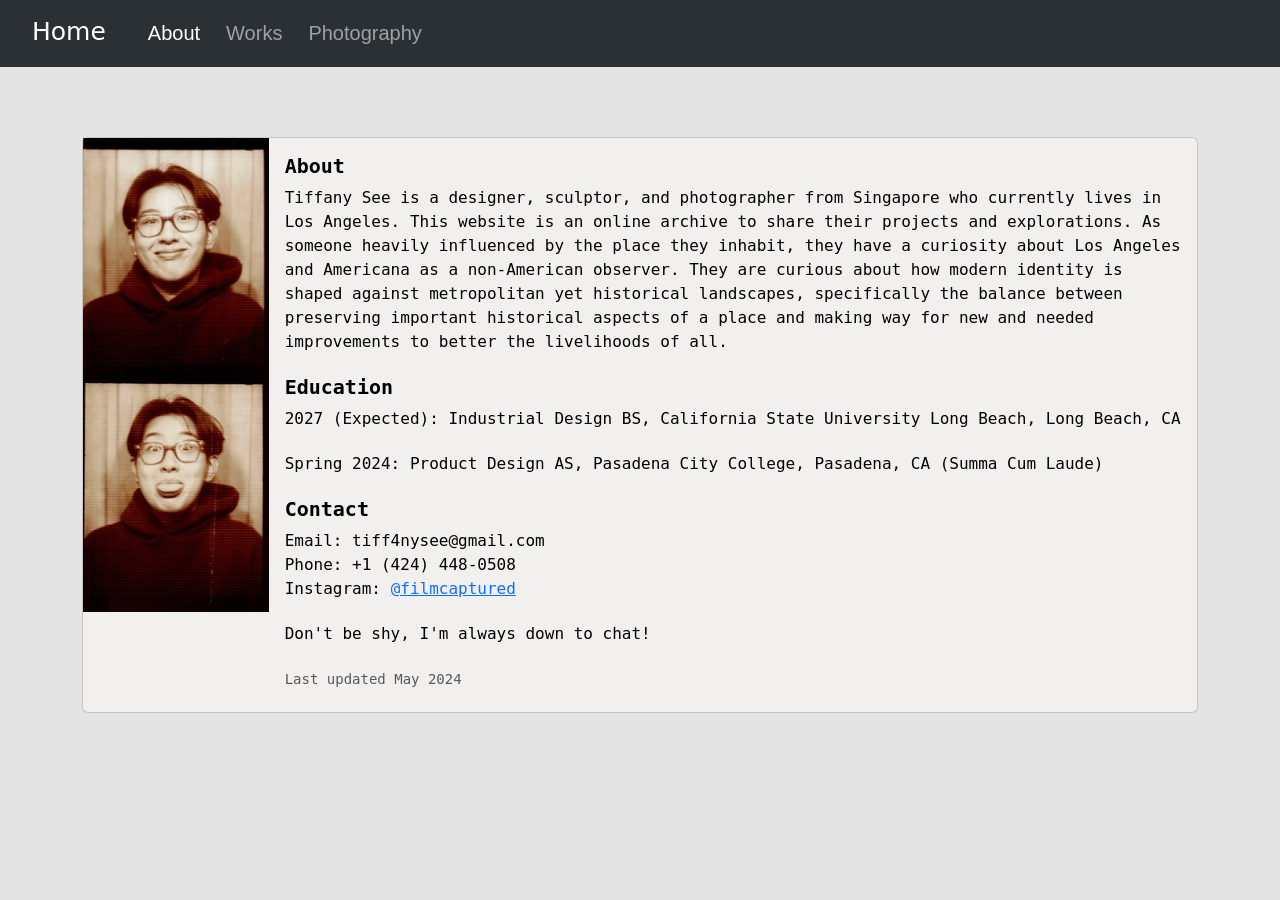
<file: Pages/about1.html>
<!DOCTYPE html>
<html lang="en">

<head>
    <meta charset="UTF-8">
    <meta name="viewport" content="width=device-width, initial-scale=1.0">
    <title> About </title>
    <link href="https://cdn.jsdelivr.net/npm/bootstrap@5.3.3/dist/css/bootstrap.min.css" rel="stylesheet"
        integrity="sha384-QWTKZyjpPEjISv5WaRU9OFeRpok6YctnYmDr5pNlyT2bRjXh0JMhjY6hW+ALEwIH" crossorigin="anonymous">
    <link href="../Styles/style1.css" rel="stylesheet">
    <style>
        .container {
            height: auto;
            width: 90%;
            margin: 5px auto;
            position: relative;
            top: 65px;
            left: 0px;
        }

        .card-text {
            font-family: monospace;
            color: black;
            padding-bottom: 5px;
            margin-left: 10px auto;
        }

        .card-title {
            font-family: monospace;
            font-weight: bold;
            color: black;
            margin-left: 10px auto;
        }

        .popup {
            width: 16.6%;
            height: auto;
            position: absolute;
            top: 5px;
            left: 0px;
            z-index: 2;
            opacity: 0;
        }

        .popup:hover {
            opacity: 1;
            color: aqua;
        }
    </style>
</head>

<body>
    <nav class="navbar navbar-expand-md bg-body-tertiary" data-bs-theme="dark">
        <div class="container-fluid">
            <a class="navbar-brand" href="../index.html">Home</a>
            <button class="navbar-toggler" type="button" data-bs-toggle="collapse" data-bs-target="#navbarNavAltMarkup"
                aria-controls="navbarNavAltMarkup" aria-expanded="false" aria-label="Toggle navigation">
                <span class="navbar-toggler-icon"></span>
            </button>
            <div class="collapse navbar-collapse" id="navbarNavAltMarkup">
                <div class="navbar-nav">
                    <a class="nav-link active" aria-current="page" href="#">About</a>
                    <a class="nav-link" href="works.html">Works</a>
                    <a class="nav-link" href="photography1.html">Photography</a>
                </div>
            </div>
        </div>
    </nav>

    <div class="container">
        <div class="card col-md-12 col-sm-12" style="background-color: rgb(241, 240, 239);">
            <div class="row g-0">
                <div class="col-md-2 col-sm-12">
                    <img src="../Images/About_Photos/About_Before_Edited.jpg" class="img-fluid" alt="Image">
                </div>
                <div class="popup">
                    <img src="../Images/About_Photos/About_After_Edited.jpg" class="img-fluid" alt="Image">
                </div>
                <div class="col-md-10 col-sm-12">
                    <div class="card-body">
                        <h5 class="card-title">About</h5>
                        <p class="card-text">
                            Tiffany See is a designer, sculptor, and photographer from Singapore who currently lives in
                            Los Angeles. This website is an online archive to share their projects and explorations. As
                            someone heavily influenced by the place they inhabit, they have a curiosity about Los
                            Angeles and Americana as a non-American observer. They are curious about how modern identity
                            is shaped against metropolitan yet historical landscapes, specifically the balance between
                            preserving important historical aspects of a place and making way for new and needed
                            improvements to better the livelihoods of all.
                        <h5 class="card-title">Education</h5>
                        <p class="card-text">
                            2027 (Expected): Industrial Design BS, California State University Long Beach, Long Beach, CA </p>
                        <p class="card-text">
                            Spring 2024: Product Design AS, Pasadena City College, Pasadena, CA (Summa Cum Laude)
                        </p>
                        <h5 class="card-title">Contact</h5>
                        <p class="card-text" style="width: 18em;">
                            Email: tiff4nysee@gmail.com
                            Phone: +1 (424) 448-0508
                            Instagram: <a class="link" href="https://www.instagram.com/filmcaptured/"> @filmcaptured </a>
                        </p>
                        <p class="card-text">
                            Don't be shy, I'm always down to chat!
                        </p>
                        <p class="card-text">
                            <small class="text-body-secondary">Last updated May 2024</small>
                        </p>
                    </div>
                </div>
            </div>
        </div>
    </div>

    <script src="https://cdn.jsdelivr.net/npm/bootstrap@5.3.3/dist/js/bootstrap.bundle.min.js"
        integrity="sha384-YvpcrYf0tY3lHB60NNkmXc5s9fDVZLESaAA55NDzOxhy9GkcIdslK1eN7N6jIeHz"
        crossorigin="anonymous"></script>
</body>

</html>
</file>
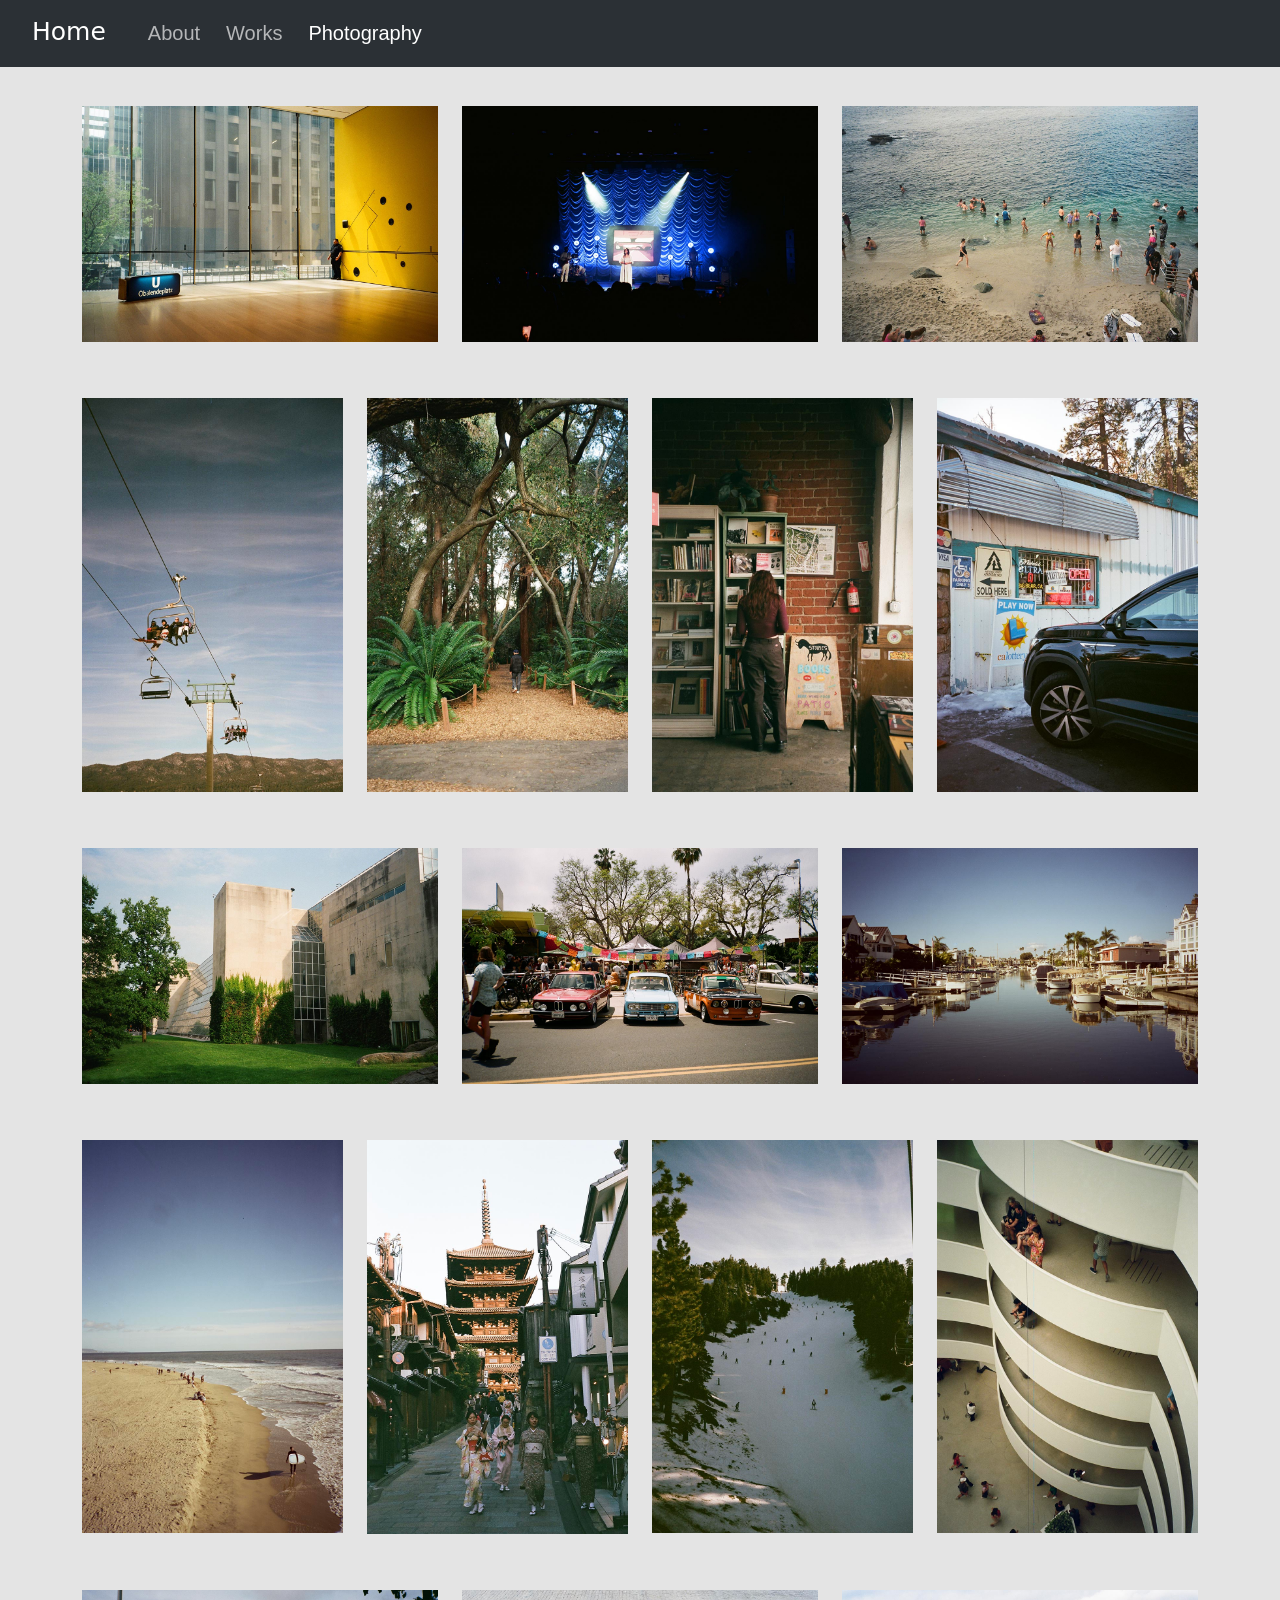
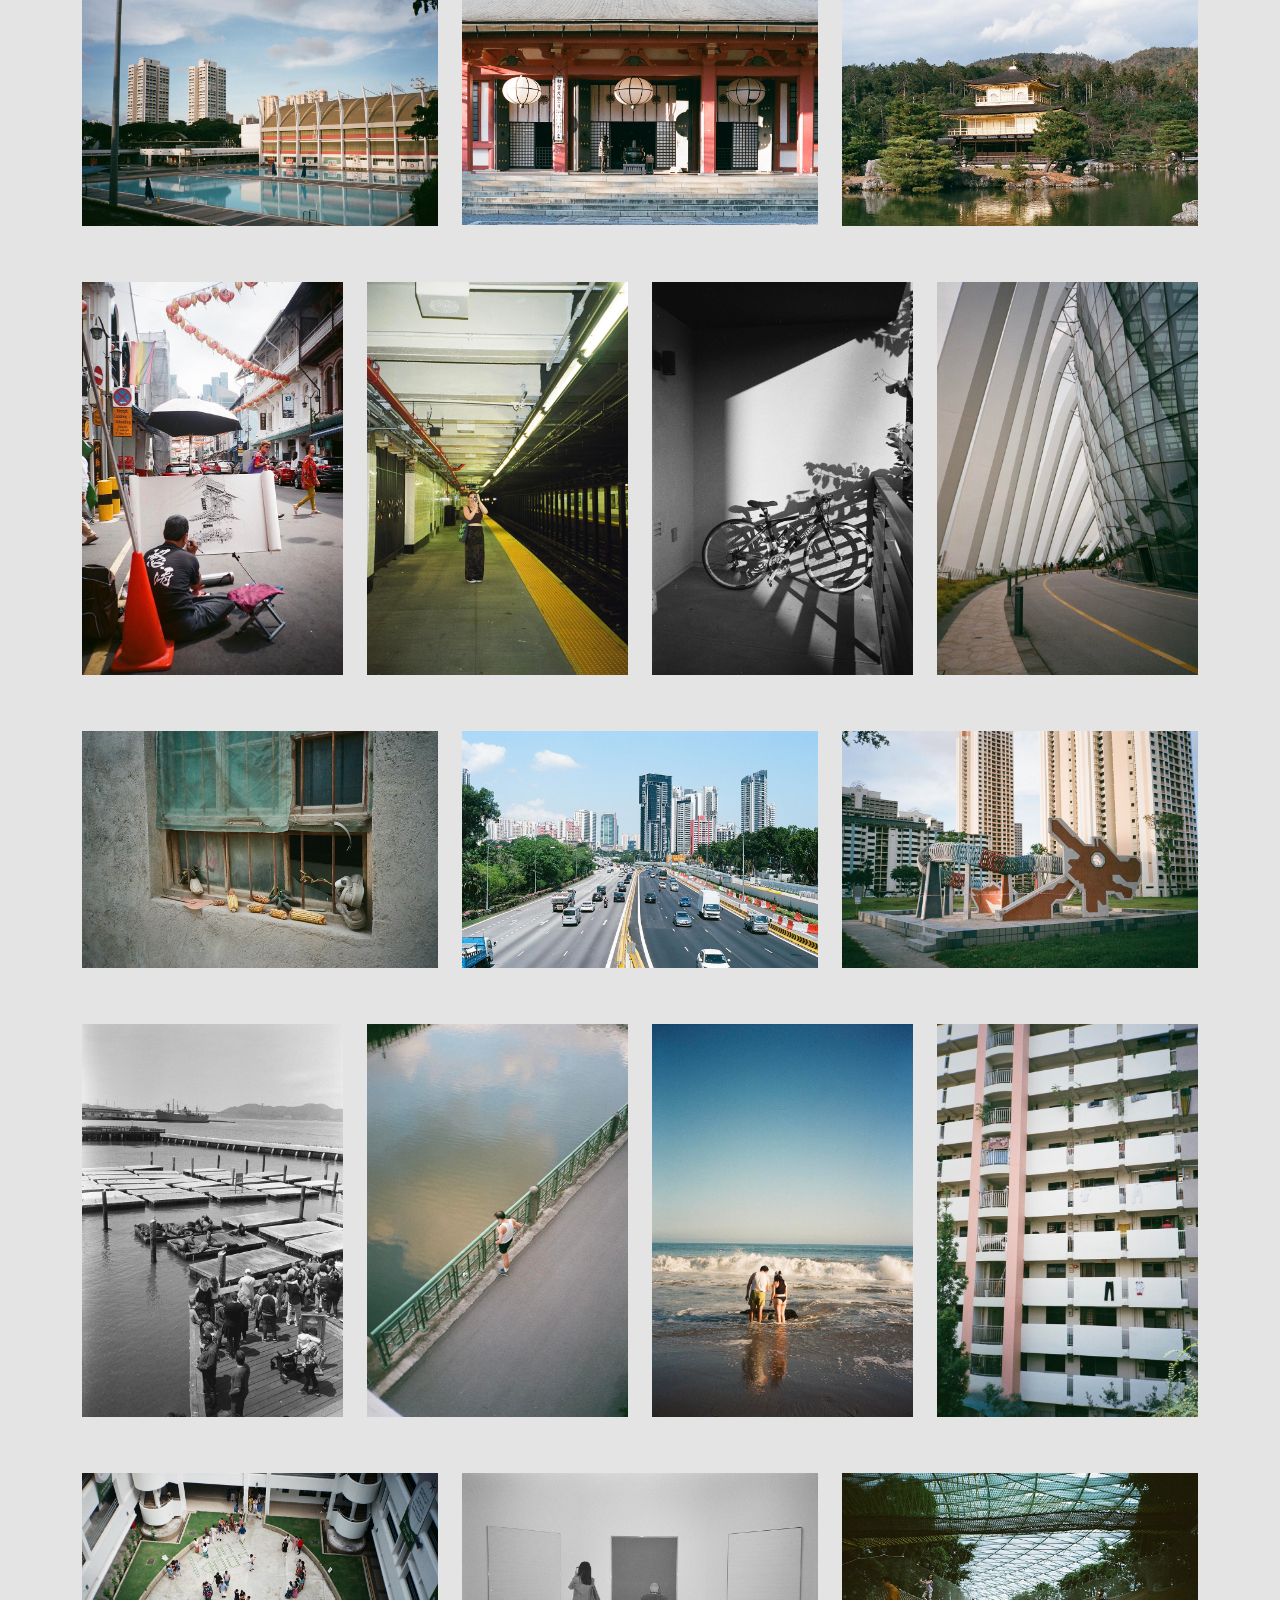
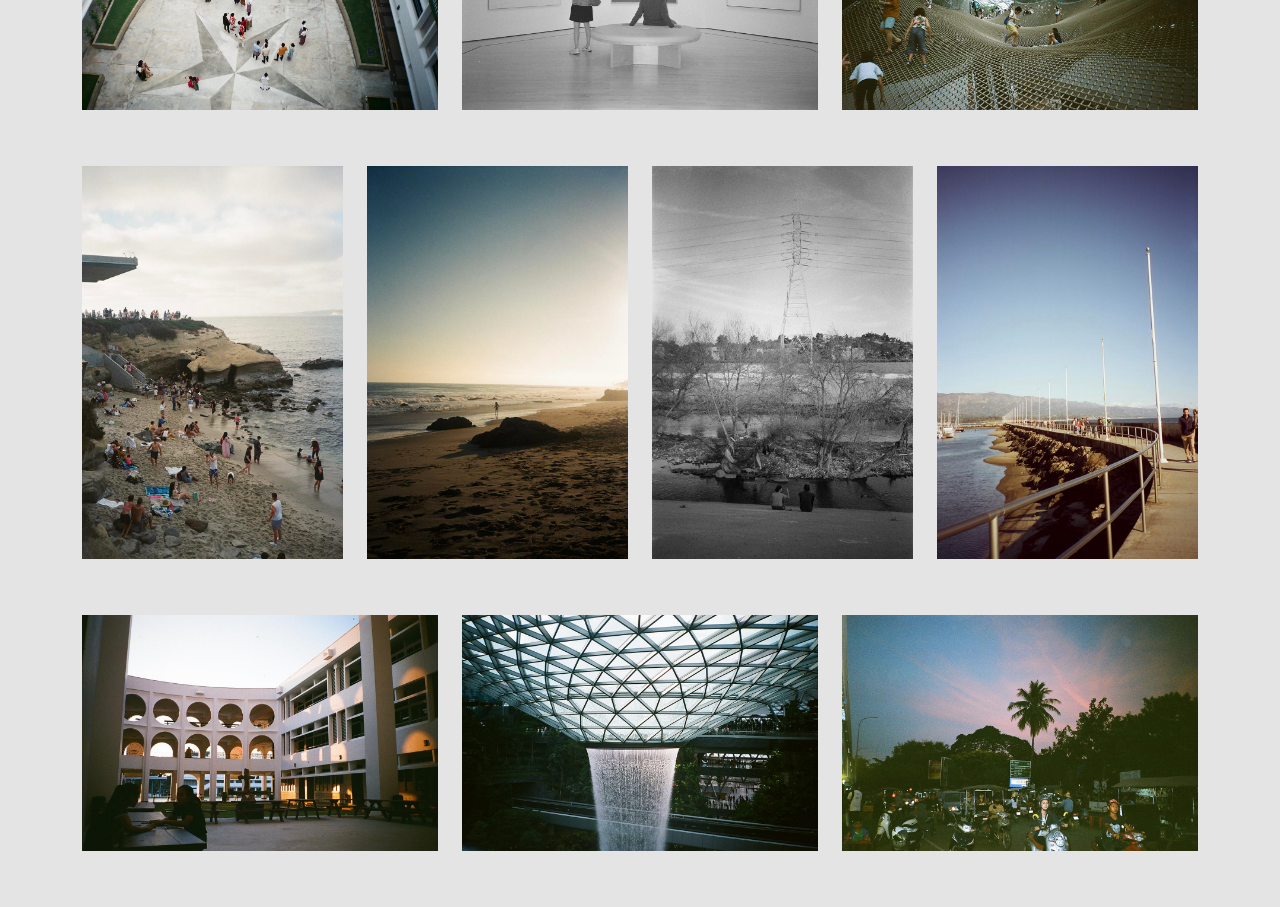
<file: Pages/photography1.html>
<!DOCTYPE html>
<html lang="en">

<head>
    <meta charset="UTF-8">
    <meta name="viewport" content="width=device-width, initial-scale=1.0">
    <title> Photography </title>
    <link href="https://cdn.jsdelivr.net/npm/bootstrap@5.3.3/dist/css/bootstrap.min.css" rel="stylesheet"
        integrity="sha384-QWTKZyjpPEjISv5WaRU9OFeRpok6YctnYmDr5pNlyT2bRjXh0JMhjY6hW+ALEwIH" crossorigin="anonymous">
    <link href="../Styles/style1.css" rel="stylesheet">
    <style>
        .card-img-top {
            width: 100%;
            z-index: 1;
            border-radius: 0;
        }

        .card {
            border: hidden;
            border-radius: 0;
        }

        .container {
            position: relative;
            margin: 5px auto;
            top: 85px;
            left: 0px;
            width: auto;
            height: auto;
        }

        .card-body {
            background-color: rgb(228, 228, 228);
        }
    </style>
</head>

<body>
    <nav class="navbar navbar-expand-lg bg-body-tertiary" data-bs-theme="dark">
        <nav class="navbar fixed-top bg-body-tertiary">
            <div class="container-fluid">
                <a class="navbar-brand" href="../index.html">Home</a>
                <button class="navbar-toggler" type="button" data-bs-toggle="collapse"
                    data-bs-target="#navbarNavAltMarkup" aria-controls="navbarNavAltMarkup" aria-expanded="false"
                    aria-label="Toggle navigation">
                    <span class="navbar-toggler-icon"></span>
                </button>
                <div class="collapse navbar-collapse" id="navbarNavAltMarkup">
                    <div class="navbar-nav">
                        <a class="nav-link" aria-current="page" href="about1.html">About</a>
                        <a class="nav-link" href="works.html">Works</a>
                        <a class="nav-link active" href="#">Photography</a>
                    </div>
                </div>
            </div>
        </nav>
    </nav>

    <!--first row: three cards-->
    <div class="container">
        <div class="row">
            <div class="col-md-4 col-sm-12 mb-4">
                <div class="card">
                    <img src="../Images/Reduced_Film_Photos/momamanlandscape.JPG" class="card-img-top"
                        alt="card image cap">
                    <div class="card-body">
                        <p class="card-text"> </p>
                    </div>
                </div>
            </div>
            <div class="col-md-4 col-sm-12 mb-4">
                <div class="card">
                    <img src="../Images/Reduced_Film_Photos/lucydacusblueportrait.JPG" class="card-img-top"
                        alt="card image cap">
                    <div class="card-body">
                        <p class="card-text"> </p>
                    </div>
                </div>
            </div>
            <div class="col-md-4 col-sm-12 mb-4">
                <div class="card">
                    <img src="../Images/Reduced_Film_Photos/lajollalandscape.JPG" class="card-img-top"
                        alt="card image cap">
                    <div class="card-body">
                        <p class="card-text"> </p>
                    </div>
                </div>
            </div>
        </div>

        <!--second row: four cards-->
        <div class="row">
            <div class="col-md-3 col-sm-12 mb-4">
                <div class="card">
                    <img src="../Images/Reduced_Film_Photos/bigbearskiliftportrait.jpg" class="card-img-top"
                        alt="card image cap">
                    <div class="card-body">
                        <p class="card-text"> </p>
                    </div>
                </div>
            </div>
            <div class="col-md-3 col-sm-12 mb-4">
                <div class="card">
                    <img src="../Images/Reduced_Film_Photos/descansogardensmanportrait.jpg" class="card-img-top"
                        alt="card image cap">
                    <div class="card-body">
                        <p class="card-text"> </p>
                    </div>
                </div>
            </div>
            <div class="col-md-3 col-sm-12 mb-4">
                <div class="card">
                    <img src="../Images/Reduced_Film_Photos/sasha@storiesportrait.jpg" class="card-img-top"
                        alt="card image cap">
                    <div class="card-body">
                        <p class="card-text"> </p>
                    </div>
                </div>
            </div>
            <div class="col-md-3 col-sm-12 mb-4">
                <div class="card">
                    <img src="../Images/Reduced_Film_Photos/bigbeartaosportrait.jpg" class="card-img-top"
                        alt="card image cap">
                    <div class="card-body">
                        <p class="card-text"> </p>
                    </div>
                </div>
            </div>
        </div>

        <!--third row: three cards-->
        <div class="row">
            <div class="col-md-4 col-sm-12 mb-4">
                <div class="card">
                    <img src="../Images/Reduced_Film_Photos/behindthemetlandscape.JPG" class="card-img-top"
                        alt="card image cap">
                    <div class="card-body">
                        <p class="card-text"> </p>
                    </div>
                </div>
            </div>
            <div class="col-md-4 col-sm-12 mb-4">
                <div class="card">
                    <img src="../Images/Reduced_Film_Photos/bikeshopcarslandscape.JPG" class="card-img-top"
                        alt="card image cap">
                    <div class="card-body">
                        <p class="card-text"> </p>
                    </div>
                </div>
            </div>
            <div class="col-md-4 col-sm-12 mb-4">
                <div class="card">
                    <img src="../Images/Reduced_Film_Photos/harborhouseslandscape.JPG" class="card-img-top"
                        alt="card image cap">
                    <div class="card-body">
                        <p class="card-text"> </p>
                    </div>
                </div>
            </div>
        </div>

        <!--fourth row: four cards-->
        <div class="row">
            <div class="col-md-3 col-sm-12 mb-4">
                <div class="card">
                    <img src="../Images/Reduced_Film_Photos/beachwithsurferportrait.jpg" class="card-img-top"
                        alt="card image cap">
                    <div class="card-body">
                        <p class="card-text"> </p>
                    </div>
                </div>
            </div>
            <div class="col-md-3 col-sm-12 mb-4">
                <div class="card">
                    <img src="../Images/Reduced_Film_Photos/japantempleportrait.jpg" class="card-img-top"
                        alt="card image cap">
                    <div class="card-body">
                        <p class="card-text"> </p>
                    </div>
                </div>
            </div>
            <div class="col-md-3 col-sm-12 mb-4">
                <div class="card">
                    <img src="../Images/Reduced_Film_Photos/bigbearfromaboveportrait.jpg" class="card-img-top"
                        alt="card image cap">
                    <div class="card-body">
                        <p class="card-text"> </p>
                    </div>
                </div>
            </div>
            <div class="col-md-3 col-sm-12 mb-4">
                <div class="card">
                    <img src="../Images/Reduced_Film_Photos/guggenheimfromthetopportrait.jpg" class="card-img-top"
                        alt="card image cap">
                    <div class="card-body">
                        <p class="card-text"> </p>
                    </div>
                </div>
            </div>
        </div>

        <!--fifth row: three cards-->
        <div class="row">
            <div class="col-md-4 col-sm-12 mb-4">
                <div class="card">
                    <img src="../Images/Reduced_Film_Photos/tpyswimmingpoollandscape.JPG" class="card-img-top"
                        alt="card image cap">
                    <div class="card-body">
                        <p class="card-text"> </p>
                    </div>
                </div>
            </div>
            <div class="col-md-4 col-sm-12 mb-4">
                <div class="card">
                    <img src="../Images/Reduced_Film_Photos/japantemplewithmomlandscape.jpg" class="card-img-top"
                        alt="card image cap">
                    <div class="card-body">
                        <p class="card-text"> </p>
                    </div>
                </div>
            </div>
            <div class="col-md-4 col-sm-12 mb-4">
                <div class="card">
                    <img src="../Images/Reduced_Film_Photos/japanwatertemplelandscape.JPG" class="card-img-top"
                        alt="card image cap">
                    <div class="card-body">
                        <p class="card-text"> </p>
                    </div>
                </div>
            </div>
        </div>

        <!--sixth row: four cards-->
        <div class="row">
            <div class="col-md-3 col-sm-12 mb-4">
                <div class="card">
                    <img src="../Images/Reduced_Film_Photos/sgchinatowndrawingmanportrait.jpg" class="card-img-top"
                        alt="card image cap">
                    <div class="card-body">
                        <p class="card-text"> </p>
                    </div>
                </div>
            </div>
            <div class="col-md-3 col-sm-12 mb-4">
                <div class="card">
                    <img src="../Images/Reduced_Film_Photos/sasha@nycmetroportrait.jpg" class="card-img-top"
                        alt="card image cap">
                    <div class="card-body">
                        <p class="card-text"> </p>
                    </div>
                </div>
            </div>
            <div class="col-md-3 col-sm-12 mb-4">
                <div class="card">
                    <img src="../Images/Reduced_Film_Photos/bmcb&wportrait.jpg" class="card-img-top"
                        alt="card image cap">
                    <div class="card-body">
                        <p class="card-text"> </p>
                    </div>
                </div>
            </div>
            <div class="col-md-3 col-sm-12 mb-4">
                <div class="card">
                    <img src="../Images/Reduced_Film_Photos/gardensbythebayportrait.jpg" class="card-img-top"
                        alt="card image cap">
                    <div class="card-body">
                        <p class="card-text"> </p>
                    </div>
                </div>
            </div>
        </div>

        <!--seventh row: three cards-->
        <div class="row">
            <div class="col-md-4 col-sm-12 mb-4">
                <div class="card">
                    <img src="../Images/Reduced_Film_Photos/ningxiawindowlandscape.JPG" class="card-img-top"
                        alt="card image cap">
                    <div class="card-body">
                        <p class="card-text"> </p>
                    </div>
                </div>
            </div>
            <div class="col-md-4 col-sm-12 mb-4">
                <div class="card">
                    <img src="../Images/Reduced_Film_Photos/tpyexpresswaylandscape.JPG" class="card-img-top"
                        alt="card image cap">
                    <div class="card-body">
                        <p class="card-text"> </p>
                    </div>
                </div>
            </div>
            <div class="col-md-4 col-sm-12 mb-4">
                <div class="card">
                    <img src="../Images/Reduced_Film_Photos/tpydragonplaygroundlandscape.JPG" class="card-img-top"
                        alt="card image cap">
                    <div class="card-body">
                        <p class="card-text"> </p>
                    </div>
                </div>
            </div>
        </div>

        <!--eighth row: four cards-->
        <div class="row">
            <div class="col-md-3 col-sm-12 mb-4">
                <div class="card">
                    <img src="../Images/Reduced_Film_Photos/sfpiersealsportrait.jpg" class="card-img-top"
                        alt="card image cap">
                    <div class="card-body">
                        <p class="card-text"> </p>
                    </div>
                </div>
            </div>
            <div class="col-md-3 col-sm-12 mb-4">
                <div class="card">
                    <img src="../Images/Reduced_Film_Photos/sgreservoirwithmanportrait.jpg" class="card-img-top"
                        alt="card image cap">
                    <div class="card-body">
                        <p class="card-text"> </p>
                    </div>
                </div>
            </div>
            <div class="col-md-3 col-sm-12 mb-4">
                <div class="card">
                    <img src="../Images/Reduced_Film_Photos/hugo&selinabeachportrait.jpg" class="card-img-top"
                        alt="card image cap">
                    <div class="card-body">
                        <p class="card-text"> </p>
                    </div>
                </div>
            </div>
            <div class="col-md-3 col-sm-12 mb-4">
                <div class="card">
                    <img src="../Images/Reduced_Film_Photos/hdbportrait.jpg" class="card-img-top" alt="card image cap">
                    <div class="card-body">
                        <p class="card-text"> </p>
                    </div>
                </div>
            </div>
        </div>

        <!--ninth row: three cards-->
        <div class="row">
            <div class="col-md-4 col-sm-12 mb-4">
                <div class="card">
                    <img src="../Images/Reduced_Film_Photos/sjiquadlandscape.JPG" class="card-img-top"
                        alt="card image cap">
                    <div class="card-body">
                        <p class="card-text"> </p>
                    </div>
                </div>
            </div>
            <div class="col-md-4 col-sm-12 mb-4">
                <div class="card">
                    <img src="../Images/Reduced_Film_Photos/mom@museumlandscape.JPG" class="card-img-top"
                        alt="card image cap">
                    <div class="card-body">
                        <p class="card-text"> </p>
                    </div>
                </div>
            </div>
            <div class="col-md-4 col-sm-12 mb-4">
                <div class="card">
                    <img src="../Images/Reduced_Film_Photos/jewelplaygroundlandscape.JPG" class="card-img-top"
                        alt="card image cap">
                    <div class="card-body">
                        <p class="card-text"> </p>
                    </div>
                </div>
            </div>
        </div>

        <!--tenth row: four cards-->
        <div class="row">
            <div class="col-md-3 col-sm-12 mb-4">
                <div class="card">
                    <img src="../Images/Reduced_Film_Photos/lajollaportrait.jpg" class="card-img-top"
                        alt="card image cap">
                    <div class="card-body">
                        <p class="card-text"> </p>
                    </div>
                </div>
            </div>
            <div class="col-md-3 col-sm-12 mb-4">
                <div class="card">
                    <img src="../Images/Reduced_Film_Photos/malibuwithpersonportrait.jpg" class="card-img-top"
                        alt="card image cap">
                    <div class="card-body">
                        <p class="card-text"> </p>
                    </div>
                </div>
            </div>
            <div class="col-md-3 col-sm-12 mb-4">
                <div class="card">
                    <img src="../Images/Reduced_Film_Photos/lariverb&wportrait.jpg" class="card-img-top"
                        alt="card image cap">
                    <div class="card-body">
                        <p class="card-text"> </p>
                    </div>
                </div>
            </div>
            <div class="col-md-3 col-sm-12 mb-4">
                <div class="card">
                    <img src="../Images/Reduced_Film_Photos/beachwalkwayportrait.jpg" class="card-img-top"
                        alt="card image cap">
                    <div class="card-body">
                        <p class="card-text"> </p>
                    </div>
                </div>
            </div>
        </div>

        <!--eleventh row: three cards-->
        <div class="row">
            <div class="col-md-4 col-sm-12 mb-4">
                <div class="card">
                    <img src="../Images/Reduced_Film_Photos/sjisunsetlandscape.JPG" class="card-img-top"
                        alt="card image cap">
                    <div class="card-body">
                        <p class="card-text"> </p>
                    </div>
                </div>
            </div>
            <div class="col-md-4 col-sm-12 mb-4">
                <div class="card">
                    <img src="../Images/Reduced_Film_Photos/jewelwaterfalllandscape.JPG" class="card-img-top"
                        alt="card image cap">
                    <div class="card-body">
                        <p class="card-text"> </p>
                    </div>
                </div>
            </div>
            <div class="col-md-4 col-sm-12 mb-4">
                <div class="card">
                    <img src="../Images/Reduced_Film_Photos/cambodiapinkskyportrait.JPG" class="card-img-top"
                        alt="card image cap">
                    <div class="card-body">
                        <p class="card-text"> </p>
                    </div>
                </div>
            </div>
        </div>
    </div>

    <script src="https://cdn.jsdelivr.net/npm/bootstrap@5.3.3/dist/js/bootstrap.bundle.min.js"
        integrity="sha384-YvpcrYf0tY3lHB60NNkmXc5s9fDVZLESaAA55NDzOxhy9GkcIdslK1eN7N6jIeHz"
        crossorigin="anonymous"></script>
</body>

</html>
</file>
<file: Styles/style1.css>
.navbar-brand {
    display: inline-block;
    list-style: none;
    width: auto;
    margin: 0;
    z-index: 2;
    flex-flow: row wrap;
    justify-content: flex-end;
}

.nav-link {
    font-size: 20px;
    padding-right: 10px;
    margin-right: 10px;
}

.navbar-brand {
    font-size: 25px;
    padding-right: 17px;
    margin-right: 17px;
    padding-left: 10px;
    margin-left: 10px;
    padding-bottom: 4px;
    margin-bottom: 4px;
}

.nav-link:hover {
    text-decoration: underline;
}

.navbar-brand:hover {
    text-decoration: underline;
}

.nav-link:link {
    font-family: sans-serif;
}

.nav-link:visited {
    text-decoration: line-through;
}

.nav-link:active {
    font-weight: lighter;
}

.navbar-brand:active {
    font-weight: lighter;
}

.container-fluid {
    list-style: none;
    display: inline-block;
}

body {
    background-color: rgb(228, 228, 228);
}
</file>
